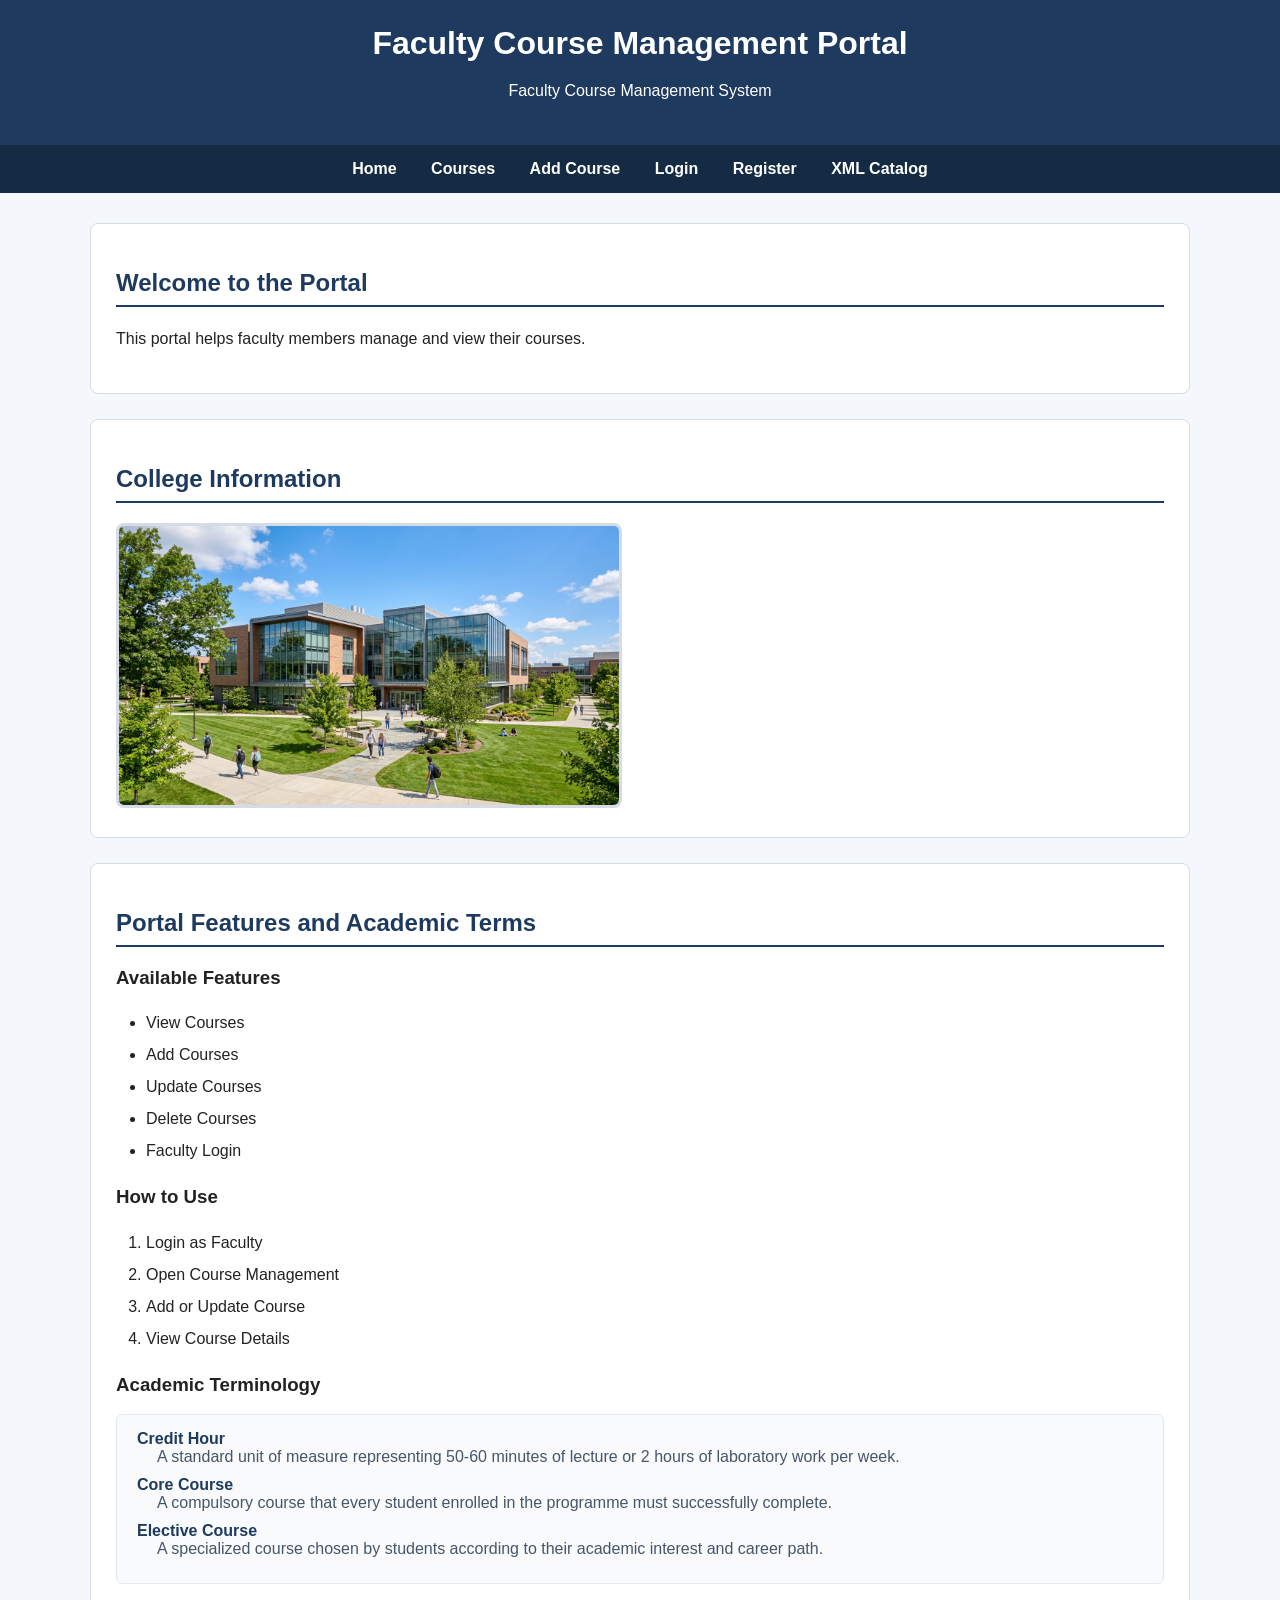
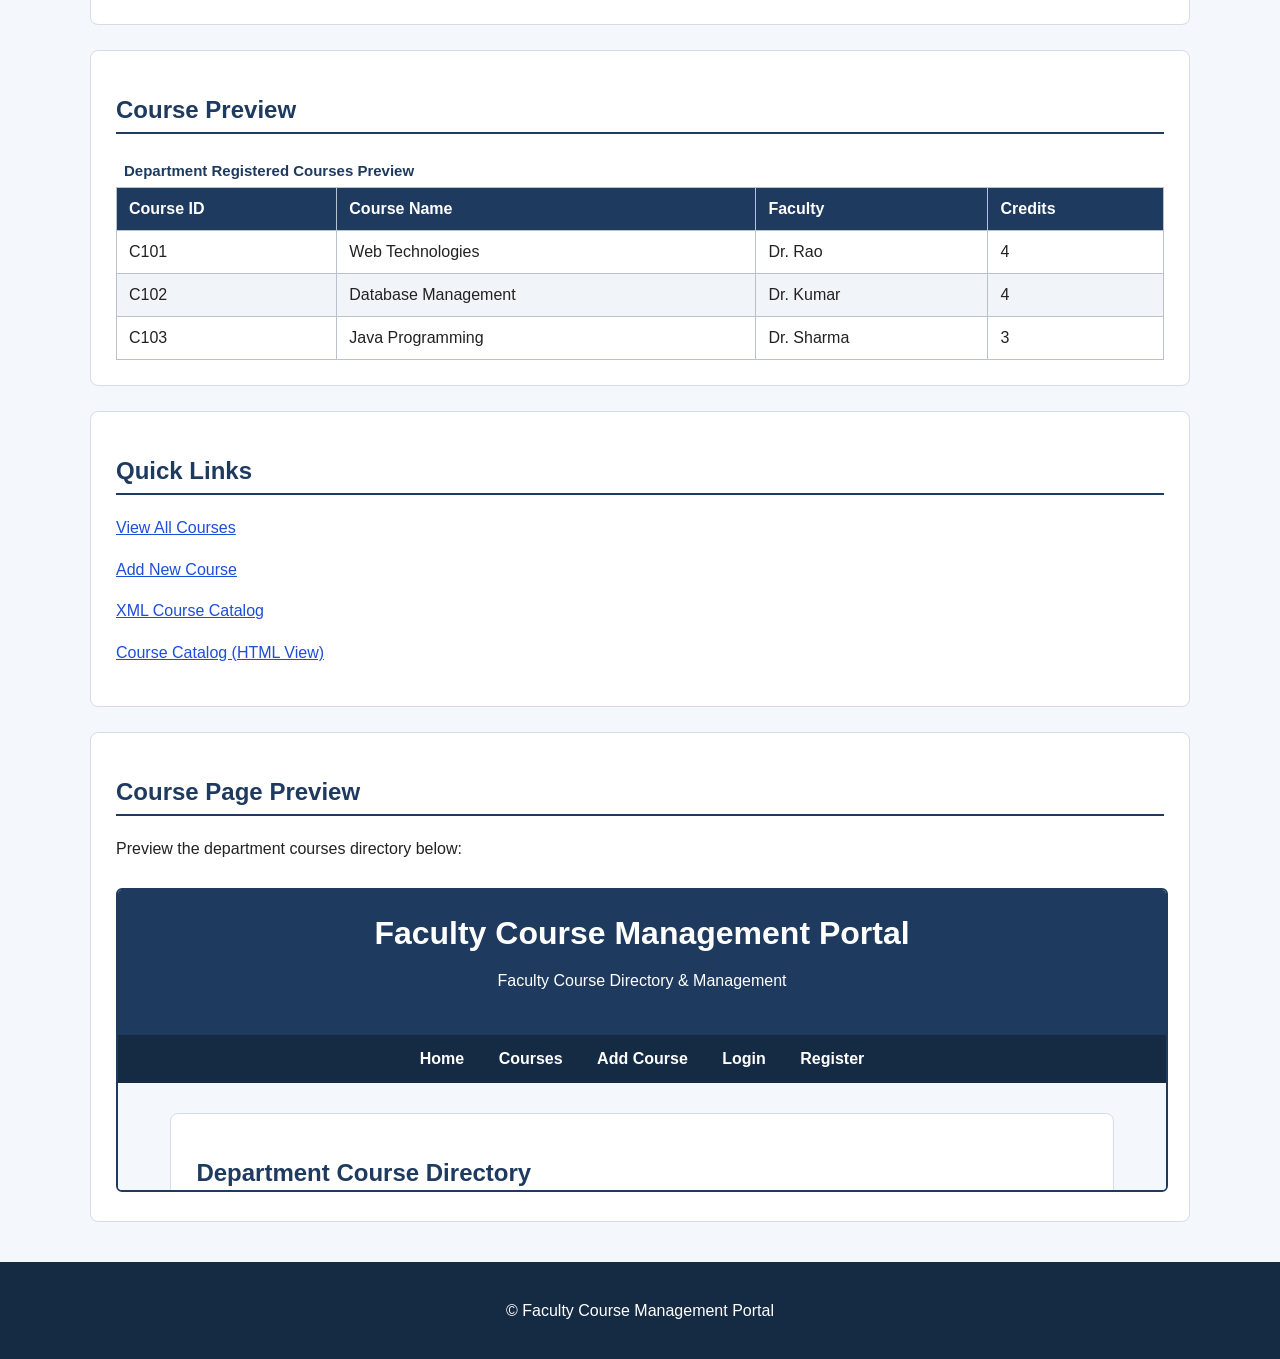
<file: WebContent/index.html>
<!DOCTYPE html>
<html lang="en">

<head>

    <meta charset="UTF-8">

    <meta name="viewport"
          content="width=device-width, initial-scale=1.0">

    <title>Faculty Course Management Portal</title>

    <!-- External CSS -->
    <link rel="stylesheet" href="css/style.css">

</head>

<body>

    <!-- HEADER -->
    <header>

        <h1>Faculty Course Management Portal</h1>

        <p>
            Faculty Course Management System
        </p>

    </header>


    <!-- NAVIGATION -->
    <nav>

        <a href="index.html">Home</a>

        <a href="courses.html">Courses</a>

        <a href="addCourse.html">Add Course</a>

        <a href="login.html">Login</a>

        <a href="register.html">Register</a>

        <a href="xml/courses_transformed.html">XML Catalog</a>

    </nav>


    <main>

        <!-- INTRODUCTION -->
        <section>

            <h2>Welcome to the Portal</h2>

            <p>
                This portal helps faculty members
                manage and view their courses.
            </p>

        </section>


        <!-- IMAGE -->
        <section>

            <h2>College Information</h2>

            <img src="images/college.jpg"
                 alt="College Campus"
                 width="500">

        </section>


        <!-- LISTS -->
        <section>

            <h2>Portal Features and Academic Terms</h2>

            <h3>Available Features</h3>

            <ul>

                <li>View Courses</li>

                <li>Add Courses</li>

                <li>Update Courses</li>

                <li>Delete Courses</li>

                <li>Faculty Login</li>

            </ul>


            <h3>How to Use</h3>

            <ol>

                <li>Login as Faculty</li>

                <li>Open Course Management</li>

                <li>Add or Update Course</li>

                <li>View Course Details</li>

            </ol>


            <h3>Academic Terminology</h3>

            <dl>

                <dt><strong>Credit Hour</strong></dt>
                <dd>A standard unit of measure representing 50-60 minutes of lecture or 2 hours of laboratory work per week.</dd>

                <dt><strong>Core Course</strong></dt>
                <dd>A compulsory course that every student enrolled in the programme must successfully complete.</dd>

                <dt><strong>Elective Course</strong></dt>
                <dd>A specialized course chosen by students according to their academic interest and career path.</dd>

            </dl>

        </section>


        <!-- COURSE PREVIEW TABLE -->
        <section>

            <h2>Course Preview</h2>

            <table>

                <caption>Department Registered Courses Preview</caption>

                <thead>

                    <tr>

                        <th>Course ID</th>

                        <th>Course Name</th>

                        <th>Faculty</th>

                        <th>Credits</th>

                    </tr>

                </thead>

                <tbody>

                    <tr>

                        <td>C101</td>

                        <td>Web Technologies</td>

                        <td>Dr. Rao</td>

                        <td>4</td>

                    </tr>

                    <tr>

                        <td>C102</td>

                        <td>Database Management</td>

                        <td>Dr. Kumar</td>

                        <td>4</td>

                    </tr>

                    <tr>

                        <td>C103</td>

                        <td>Java Programming</td>

                        <td>Dr. Sharma</td>

                        <td>3</td>

                    </tr>

                </tbody>

            </table>

        </section>


        <!-- LINKS -->
        <section>

            <h2>Quick Links</h2>

            <p>

                <a href="courses.html">
                    View All Courses
                </a>

            </p>

            <p>

                <a href="addCourse.html">
                    Add New Course
                </a>

            </p>

            <p>

                <a href="xml/courses.xml" target="_blank">
                    XML Course Catalog
                </a>

            </p>

            <p>

                <a href="xml/courses_transformed.html" target="_blank">
                    Course Catalog (HTML View)
                </a>

            </p>

        </section>


        <!-- IFRAME / FRAME CONCEPT -->
        <section>

            <h2>Course Page Preview</h2>

            <p>
                Preview the department courses directory below:
            </p>

            <iframe
                src="courses.html"
                width="100%"
                height="300"
                title="Course Preview">

            </iframe>

        </section>


    </main>


    <!-- FOOTER -->
    <footer>

        <p>
            &copy; Faculty Course Management Portal
        </p>

    </footer>


    <!-- JavaScript -->
    <script src="js/script.js"></script>

</body>

</html>
</file>
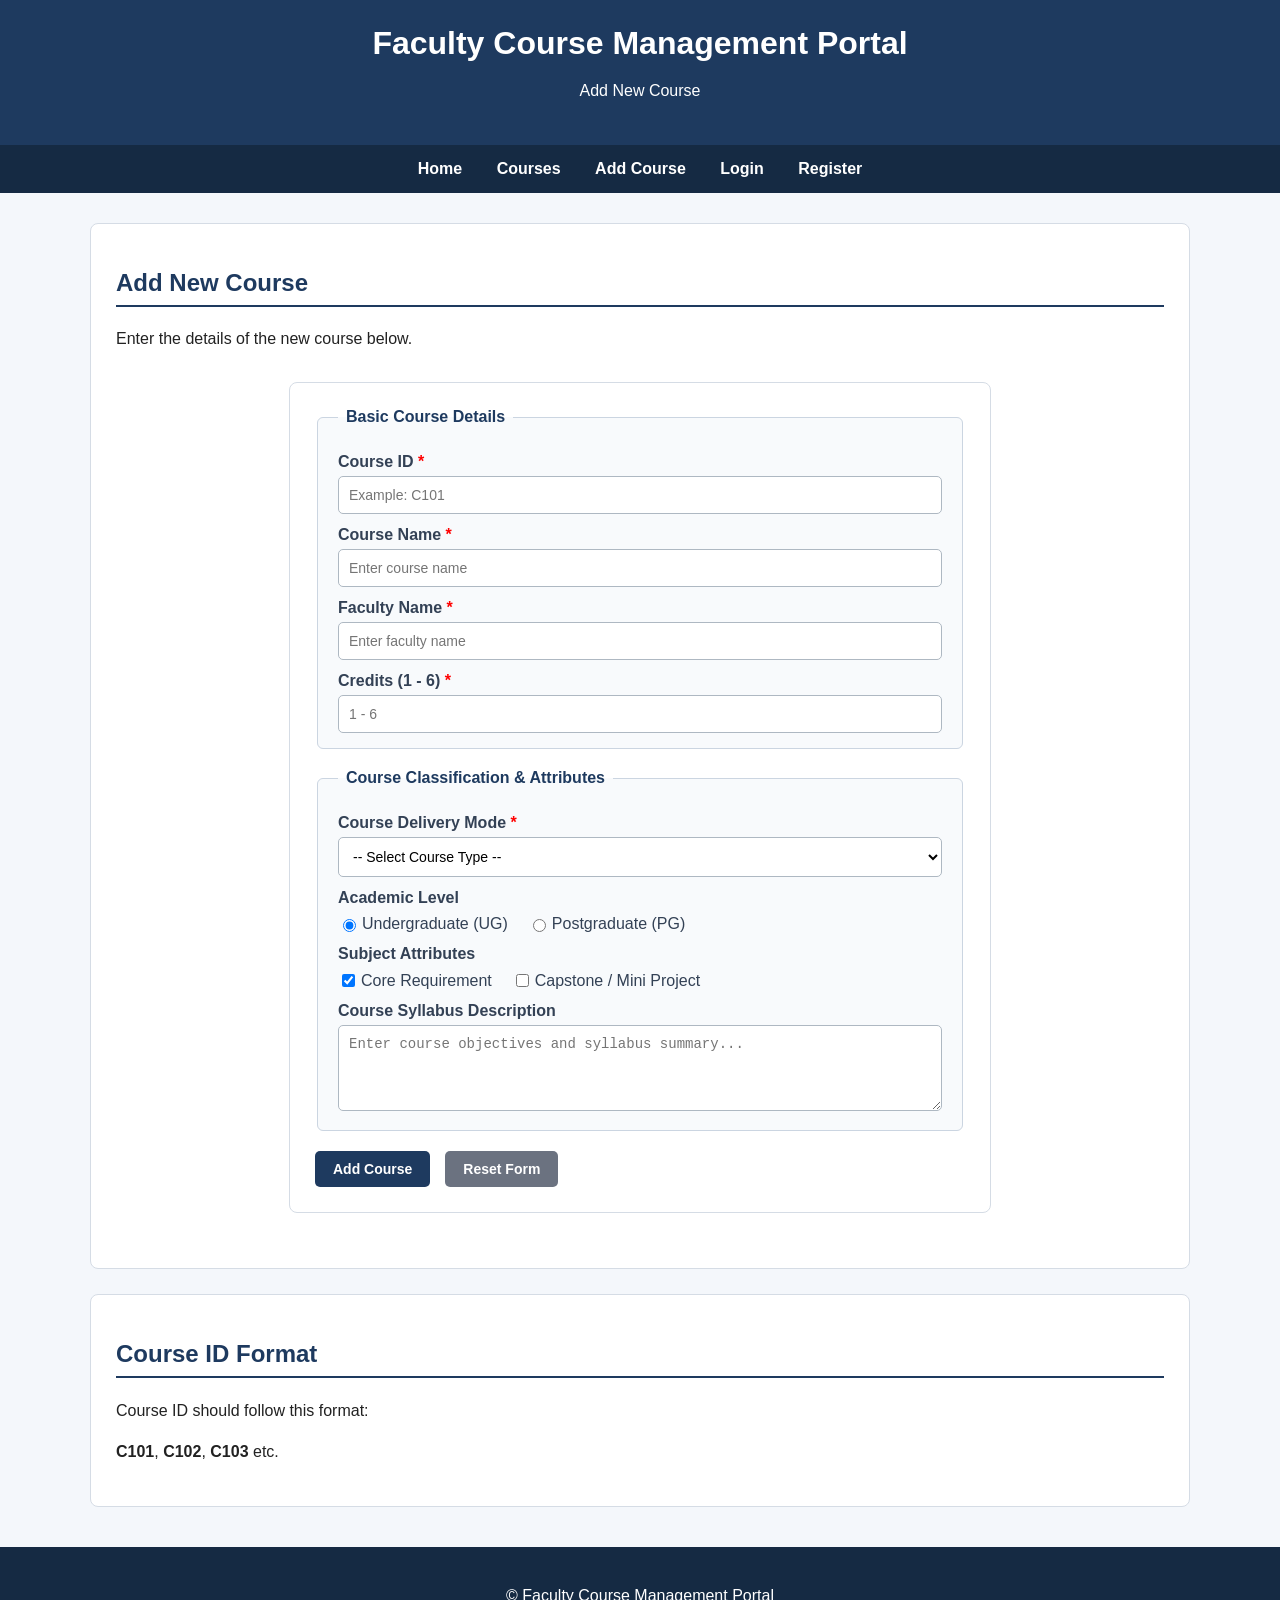
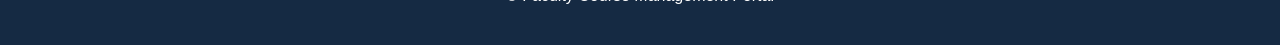
<file: WebContent/addCourse.html>
<!DOCTYPE html>
<html lang="en">

<head>

    <meta charset="UTF-8">

    <meta name="viewport"
          content="width=device-width, initial-scale=1.0">

    <title>Add Course - Faculty Portal</title>

    <link rel="stylesheet"
          href="css/style.css">

</head>

<body>


    <!-- HEADER -->

    <header>

        <h1>Faculty Course Management Portal</h1>

        <p>Add New Course</p>

    </header>


    <!-- NAVIGATION -->

    <nav>

        <a href="index.html">Home</a>

        <a href="courses.html">Courses</a>

        <a href="addCourse.html">Add Course</a>

        <a href="login.html">Login</a>

        <a href="register.html">Register</a>

    </nav>


    <main>

        <section>

            <h2>Add New Course</h2>

            <p>
                Enter the details of the new course
                below.
            </p>


            <!-- COURSE FORM -->

            <form
                id="courseForm"
                action="addCourse"
                method="post"
                onsubmit="return validateCourse()">

                <!-- FIELDSET 1: Basic Course Information -->
                <fieldset>
                    <legend>Basic Course Details</legend>

                    <!-- COURSE ID -->
                    <label for="courseId">
                        Course ID <span style="color: red;">*</span>
                    </label>
                    <input
                        type="text"
                        id="courseId"
                        name="courseId"
                        placeholder="Example: C101"
                        required>

                    <!-- COURSE NAME -->
                    <label for="courseName">
                        Course Name <span style="color: red;">*</span>
                    </label>
                    <input
                        type="text"
                        id="courseName"
                        name="courseName"
                        placeholder="Enter course name"
                        required>

                    <!-- FACULTY -->
                    <label for="faculty">
                        Faculty Name <span style="color: red;">*</span>
                    </label>
                    <input
                        type="text"
                        id="faculty"
                        name="faculty"
                        placeholder="Enter faculty name"
                        required>

                    <!-- CREDITS -->
                    <label for="credits">
                        Credits (1 - 6) <span style="color: red;">*</span>
                    </label>
                    <input
                        type="number"
                        id="credits"
                        name="credits"
                        min="1"
                        max="6"
                        placeholder="1 - 6"
                        required>
                </fieldset>

                <!-- FIELDSET 2: Classification and Settings -->
                <fieldset>
                    <legend>Course Classification & Attributes</legend>

                    <!-- COURSE TYPE (Select / Dropdown) -->
                    <label for="courseType">
                        Course Delivery Mode <span style="color: red;">*</span>
                    </label>
                    <select
                        id="courseType"
                        name="courseType"
                        required>
                        <option value="">
                            -- Select Course Type --
                        </option>
                        <option value="Theory">
                            Theory
                        </option>
                        <option value="Lab">
                            Laboratory
                        </option>
                        <option value="Theory and Lab">
                            Theory and Lab
                        </option>
                    </select>

                    <!-- RADIO BUTTONS: Academic Level -->
                    <label>Academic Level</label>
                    <div class="radio-group">
                        <label>
                            <input type="radio" name="courseLevel" value="Undergraduate" checked>
                            Undergraduate (UG)
                        </label>
                        <label>
                            <input type="radio" name="courseLevel" value="Postgraduate">
                            Postgraduate (PG)
                        </label>
                    </div>

                    <!-- CHECKBOXES: Course Attributes -->
                    <label>Subject Attributes</label>
                    <div class="checkbox-group">
                        <label>
                            <input type="checkbox" name="isCore" value="Core" checked>
                            Core Requirement
                        </label>
                        <label>
                            <input type="checkbox" name="hasLabProject" value="LabProject">
                            Capstone / Mini Project
                        </label>
                    </div>

                    <!-- DESCRIPTION (Textarea) -->
                    <label for="description">
                        Course Syllabus Description
                    </label>
                    <textarea
                        id="description"
                        name="description"
                        rows="4"
                        placeholder="Enter course objectives and syllabus summary..."
                        required></textarea>
                </fieldset>

                <!-- SUBMIT AND RESET BUTTONS -->
                <div class="form-actions">
                    <button type="submit" class="btn">
                        Add Course
                    </button>
                    <button type="reset" class="btn btn-reset">
                        Reset Form
                    </button>
                </div>

            </form>

        </section>


        <!-- FORM INFORMATION -->

        <section>

            <h2>Course ID Format</h2>

            <p>
                Course ID should follow this format:
            </p>

            <p>
                <strong>C101</strong>,
                <strong>C102</strong>,
                <strong>C103</strong>
                etc.
            </p>

        </section>

    </main>


    <!-- FOOTER -->

    <footer>

        <p>
            &copy; Faculty Course Management Portal
        </p>

    </footer>


    <!-- JAVASCRIPT -->

    <script src="js/script.js"></script>

</body>

</html>
</file>
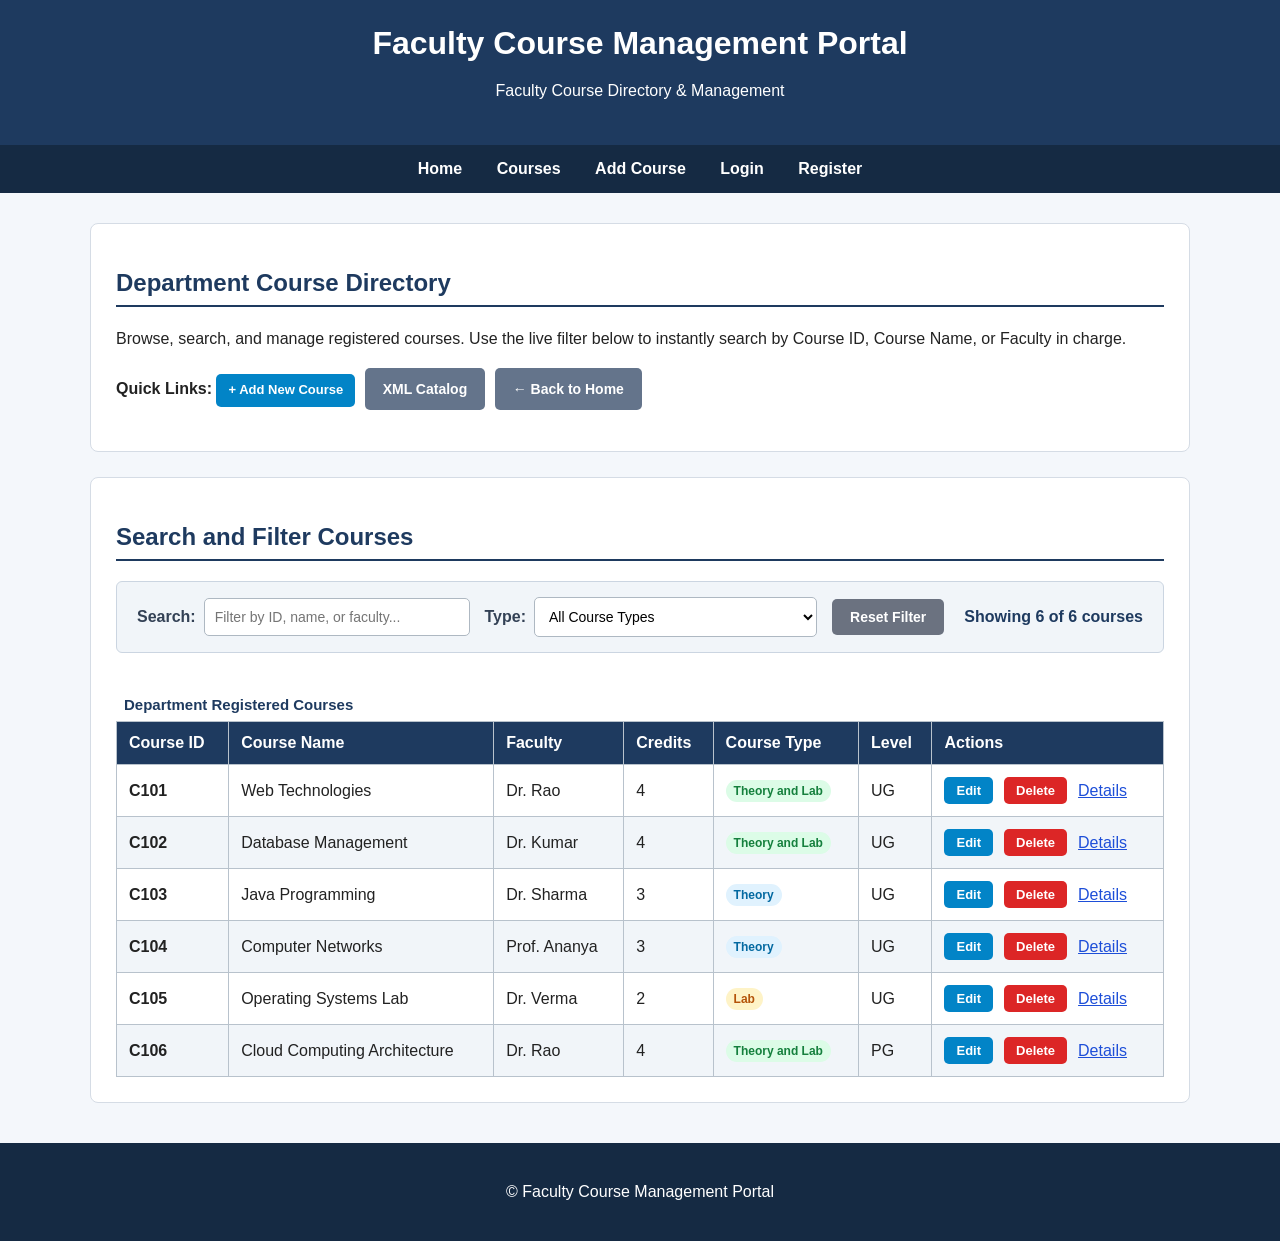
<file: WebContent/courses.html>
<!DOCTYPE html>
<html lang="en">

<head>
    <meta charset="UTF-8">
    <meta name="viewport" content="width=device-width, initial-scale=1.0">
    <title>Courses - Faculty Course Management Portal</title>
    <!-- External CSS -->
    <link rel="stylesheet" href="css/style.css">
</head>

<body>

    <!-- HEADER -->
    <header>
        <h1>Faculty Course Management Portal</h1>
        <p>Faculty Course Directory & Management</p>
    </header>

    <!-- NAVIGATION -->
    <nav>
        <a href="index.html">Home</a>
        <a href="courses.html">Courses</a>
        <a href="addCourse.html">Add Course</a>
        <a href="login.html">Login</a>
        <a href="register.html">Register</a>
    </nav>

    <main>

        <!-- INTRO & ACTIONS SECTION -->
        <section>
            <h2>Department Course Directory</h2>
            <p>
                Browse, search, and manage registered courses. Use the live filter below to instantly search by Course ID, Course Name, or Faculty in charge.
            </p>
            <p>
                <strong>Quick Links:</strong>
                <a href="addCourse.html" class="btn btn-edit">+ Add New Course</a>
                <a href="xml/courses_transformed.html" class="btn btn-secondary" target="_blank">XML Catalog</a>
                <a href="index.html" class="btn btn-secondary">&larr; Back to Home</a>
            </p>
        </section>

        <!-- SEARCH AND FILTER CONTROLS -->
        <section>
            <h2>Search and Filter Courses</h2>
            <div class="filter-bar">
                <div class="filter-group">
                    <label for="courseSearchInput">Search:</label>
                    <input
                        type="search"
                        id="courseSearchInput"
                        placeholder="Filter by ID, name, or faculty..."
                        oninput="filterCoursesTable()">
                </div>

                <div class="filter-group">
                    <label for="typeFilter">Type:</label>
                    <select id="typeFilter" onchange="filterCoursesTable()">
                        <option value="All">All Course Types</option>
                        <option value="Theory">Theory</option>
                        <option value="Lab">Laboratory</option>
                        <option value="Theory and Lab">Theory and Lab</option>
                    </select>
                </div>

                <button type="button" class="btn btn-reset" onclick="resetFilters()">Reset Filter</button>

                <div class="course-count-badge" id="courseCount">
                    Showing 6 of 6 courses
                </div>
            </div>

            <!-- COURSES HTML TABLE -->
            <div style="overflow-x: auto;">
                <table id="coursesTable">
                    <caption>Department Registered Courses</caption>
                    <thead>
                        <tr>
                            <th>Course ID</th>
                            <th>Course Name</th>
                            <th>Faculty</th>
                            <th>Credits</th>
                            <th>Course Type</th>
                            <th>Level</th>
                            <th>Actions</th>
                        </tr>
                    </thead>
                    <tbody>
                        <tr id="row-C101">
                            <td><strong>C101</strong></td>
                            <td>Web Technologies</td>
                            <td>Dr. Rao</td>
                            <td>4</td>
                            <td><span class="badge badge-both">Theory and Lab</span></td>
                            <td>UG</td>
                            <td>
                                <div class="action-buttons">
                                    <button type="button" class="btn btn-edit" onclick="editCourse('C101')">Edit</button>
                                    <button type="button" class="btn btn-delete" onclick="deleteCourseRow('C101', this)">Delete</button>
                                    <a href="addCourse.html?id=C101" title="View details">Details</a>
                                </div>
                            </td>
                        </tr>
                        <tr id="row-C102">
                            <td><strong>C102</strong></td>
                            <td>Database Management</td>
                            <td>Dr. Kumar</td>
                            <td>4</td>
                            <td><span class="badge badge-both">Theory and Lab</span></td>
                            <td>UG</td>
                            <td>
                                <div class="action-buttons">
                                    <button type="button" class="btn btn-edit" onclick="editCourse('C102')">Edit</button>
                                    <button type="button" class="btn btn-delete" onclick="deleteCourseRow('C102', this)">Delete</button>
                                    <a href="addCourse.html?id=C102" title="View details">Details</a>
                                </div>
                            </td>
                        </tr>
                        <tr id="row-C103">
                            <td><strong>C103</strong></td>
                            <td>Java Programming</td>
                            <td>Dr. Sharma</td>
                            <td>3</td>
                            <td><span class="badge badge-theory">Theory</span></td>
                            <td>UG</td>
                            <td>
                                <div class="action-buttons">
                                    <button type="button" class="btn btn-edit" onclick="editCourse('C103')">Edit</button>
                                    <button type="button" class="btn btn-delete" onclick="deleteCourseRow('C103', this)">Delete</button>
                                    <a href="addCourse.html?id=C103" title="View details">Details</a>
                                </div>
                            </td>
                        </tr>
                        <tr id="row-C104">
                            <td><strong>C104</strong></td>
                            <td>Computer Networks</td>
                            <td>Prof. Ananya</td>
                            <td>3</td>
                            <td><span class="badge badge-theory">Theory</span></td>
                            <td>UG</td>
                            <td>
                                <div class="action-buttons">
                                    <button type="button" class="btn btn-edit" onclick="editCourse('C104')">Edit</button>
                                    <button type="button" class="btn btn-delete" onclick="deleteCourseRow('C104', this)">Delete</button>
                                    <a href="addCourse.html?id=C104" title="View details">Details</a>
                                </div>
                            </td>
                        </tr>
                        <tr id="row-C105">
                            <td><strong>C105</strong></td>
                            <td>Operating Systems Lab</td>
                            <td>Dr. Verma</td>
                            <td>2</td>
                            <td><span class="badge badge-lab">Lab</span></td>
                            <td>UG</td>
                            <td>
                                <div class="action-buttons">
                                    <button type="button" class="btn btn-edit" onclick="editCourse('C105')">Edit</button>
                                    <button type="button" class="btn btn-delete" onclick="deleteCourseRow('C105', this)">Delete</button>
                                    <a href="addCourse.html?id=C105" title="View details">Details</a>
                                </div>
                            </td>
                        </tr>
                        <tr id="row-C106">
                            <td><strong>C106</strong></td>
                            <td>Cloud Computing Architecture</td>
                            <td>Dr. Rao</td>
                            <td>4</td>
                            <td><span class="badge badge-both">Theory and Lab</span></td>
                            <td>PG</td>
                            <td>
                                <div class="action-buttons">
                                    <button type="button" class="btn btn-edit" onclick="editCourse('C106')">Edit</button>
                                    <button type="button" class="btn btn-delete" onclick="deleteCourseRow('C106', this)">Delete</button>
                                    <a href="addCourse.html?id=C106" title="View details">Details</a>
                                </div>
                            </td>
                        </tr>
                    </tbody>
                </table>
            </div>

            <!-- NO RESULTS NOTIFICATION -->
            <p id="noResultsMsg" style="display: none; text-align: center; color: #dc2626; font-weight: bold; padding: 20px; background-color: #fef2f2; border: 1px solid #fecaca; border-radius: 6px; margin-top: 15px;">
                No courses match the specified search or filter criteria.
            </p>
        </section>

    </main>

    <!-- FOOTER -->
    <footer>
        <p>&copy; Faculty Course Management Portal</p>
    </footer>

    <!-- JavaScript -->
    <script src="js/script.js"></script>

</body>

</html>
</file>
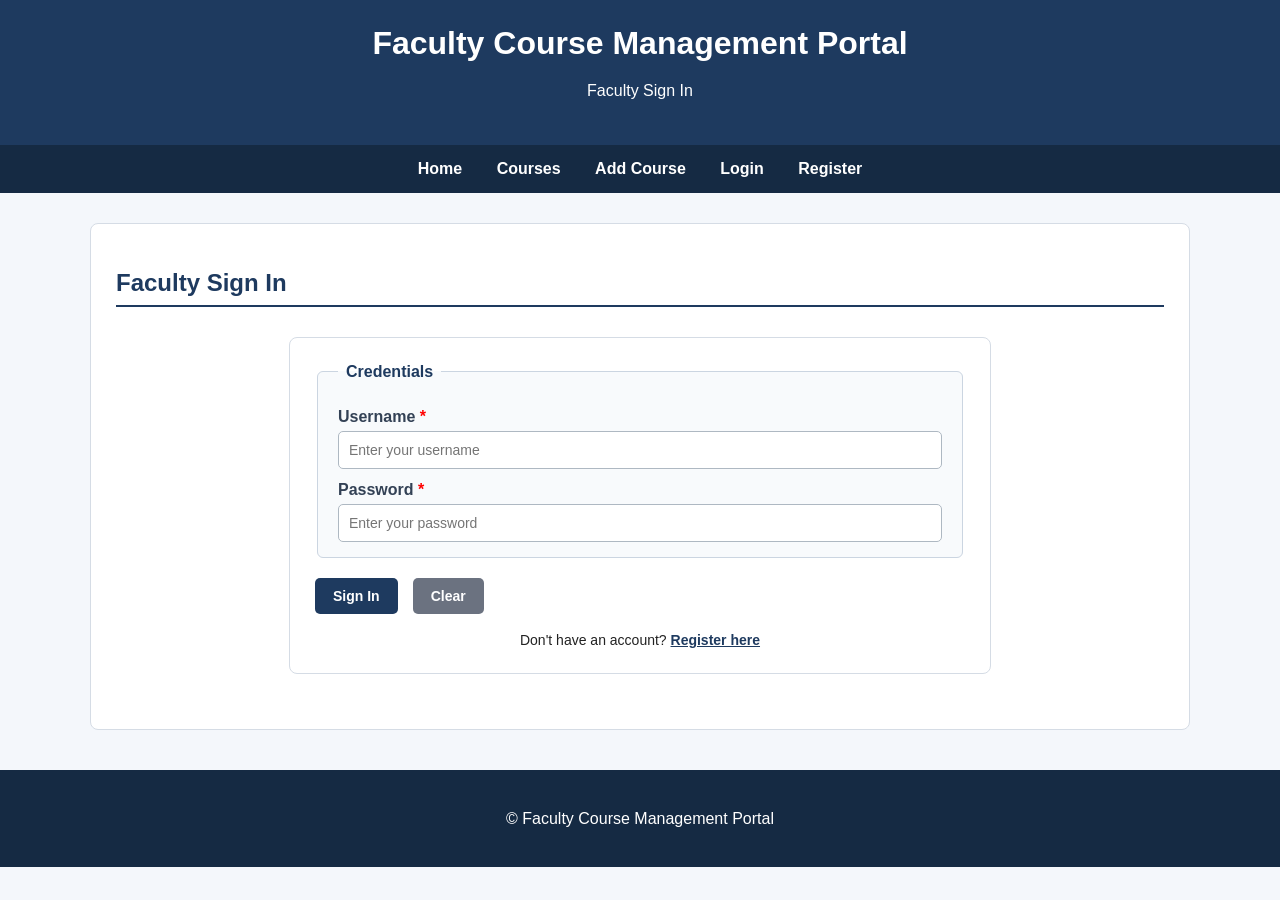
<file: WebContent/login.html>
<!DOCTYPE html>
<html lang="en">

<head>
    <meta charset="UTF-8">
    <meta name="viewport" content="width=device-width, initial-scale=1.0">
    <title>Faculty Login - Faculty Portal</title>
    <link rel="stylesheet" href="css/style.css">
</head>

<body>

    <!-- HEADER -->
    <header>
        <h1>Faculty Course Management Portal</h1>
        <p>Faculty Sign In</p>
    </header>

    <!-- NAVIGATION -->
    <nav>
        <a href="index.html">Home</a>
        <a href="courses.html">Courses</a>
        <a href="addCourse.html">Add Course</a>
        <a href="login.html">Login</a>
        <a href="register.html">Register</a>
    </nav>

    <main>

        <section>
            <h2>Faculty Sign In</h2>

            <!-- NOTIFICATION / ALERT MESSAGE BOX -->
            <div id="alertBox" class="alert" style="display: none;"></div>

            <!-- LOGIN FORM -->
            <form id="loginForm" action="login" method="post" onsubmit="return validateLogin()">
                <fieldset>
                    <legend>Credentials</legend>

                    <!-- USERNAME -->
                    <label for="username">Username <span style="color: red;">*</span></label>
                    <input
                        type="text"
                        id="username"
                        name="username"
                        placeholder="Enter your username"
                        autocomplete="username"
                        required>

                    <!-- PASSWORD -->
                    <label for="password">Password <span style="color: red;">*</span></label>
                    <input
                        type="password"
                        id="password"
                        name="password"
                        placeholder="Enter your password"
                        autocomplete="current-password"
                        required>
                </fieldset>

                <!-- SUBMIT AND RESET BUTTONS -->
                <div class="form-actions">
                    <button type="submit" class="btn">Sign In</button>
                    <button type="reset" class="btn btn-reset">Clear</button>
                </div>

                <div class="form-footer-link">
                    Don't have an account? <a href="register.html">Register here</a>
                </div>
            </form>
        </section>

    </main>

    <!-- FOOTER -->
    <footer>
        <p>&copy; Faculty Course Management Portal</p>
    </footer>

    <!-- JavaScript -->
    <script>
        function validateLogin() {
            var user = document.getElementById("username").value.trim();
            var pass = document.getElementById("password").value.trim();
            if (user === "") {
                showAlert("Please enter your username.", "danger");
                return false;
            }
            if (pass === "") {
                showAlert("Please enter your password.", "danger");
                return false;
            }
            return true;
        }

        function showAlert(message, type) {
            var box = document.getElementById("alertBox");
            box.textContent = message;
            box.className = "alert alert-" + type;
            box.style.display = "block";
        }

        // Parse URL parameters for status messages
        (function handleUrlParams() {
            var params = new URLSearchParams(window.location.search);

            if (params.get("error") === "invalid_credentials") {
                showAlert("Invalid username or password.", "danger");
            } else if (params.get("error") === "empty_fields") {
                showAlert("Please provide both username and password.", "danger");
            } else if (params.get("error") === "please_login") {
                showAlert("Please sign in to access that page.", "danger");
            } else if (params.get("error") === "session_expired") {
                showAlert("Your session has expired. Please sign in again.", "danger");
            } else if (params.get("registered") === "success") {
                showAlert("Registration successful! You can now sign in with your credentials.", "success");
            } else if (params.get("logout") === "success") {
                showAlert("You have been signed out successfully.", "success");
            }

            var rememberedUser = params.get("user");
            if (rememberedUser) {
                var userField = document.getElementById("username");
                if (userField) {
                    userField.value = rememberedUser;
                }
            }
        })();
    </script>

</body>

</html>
</file>
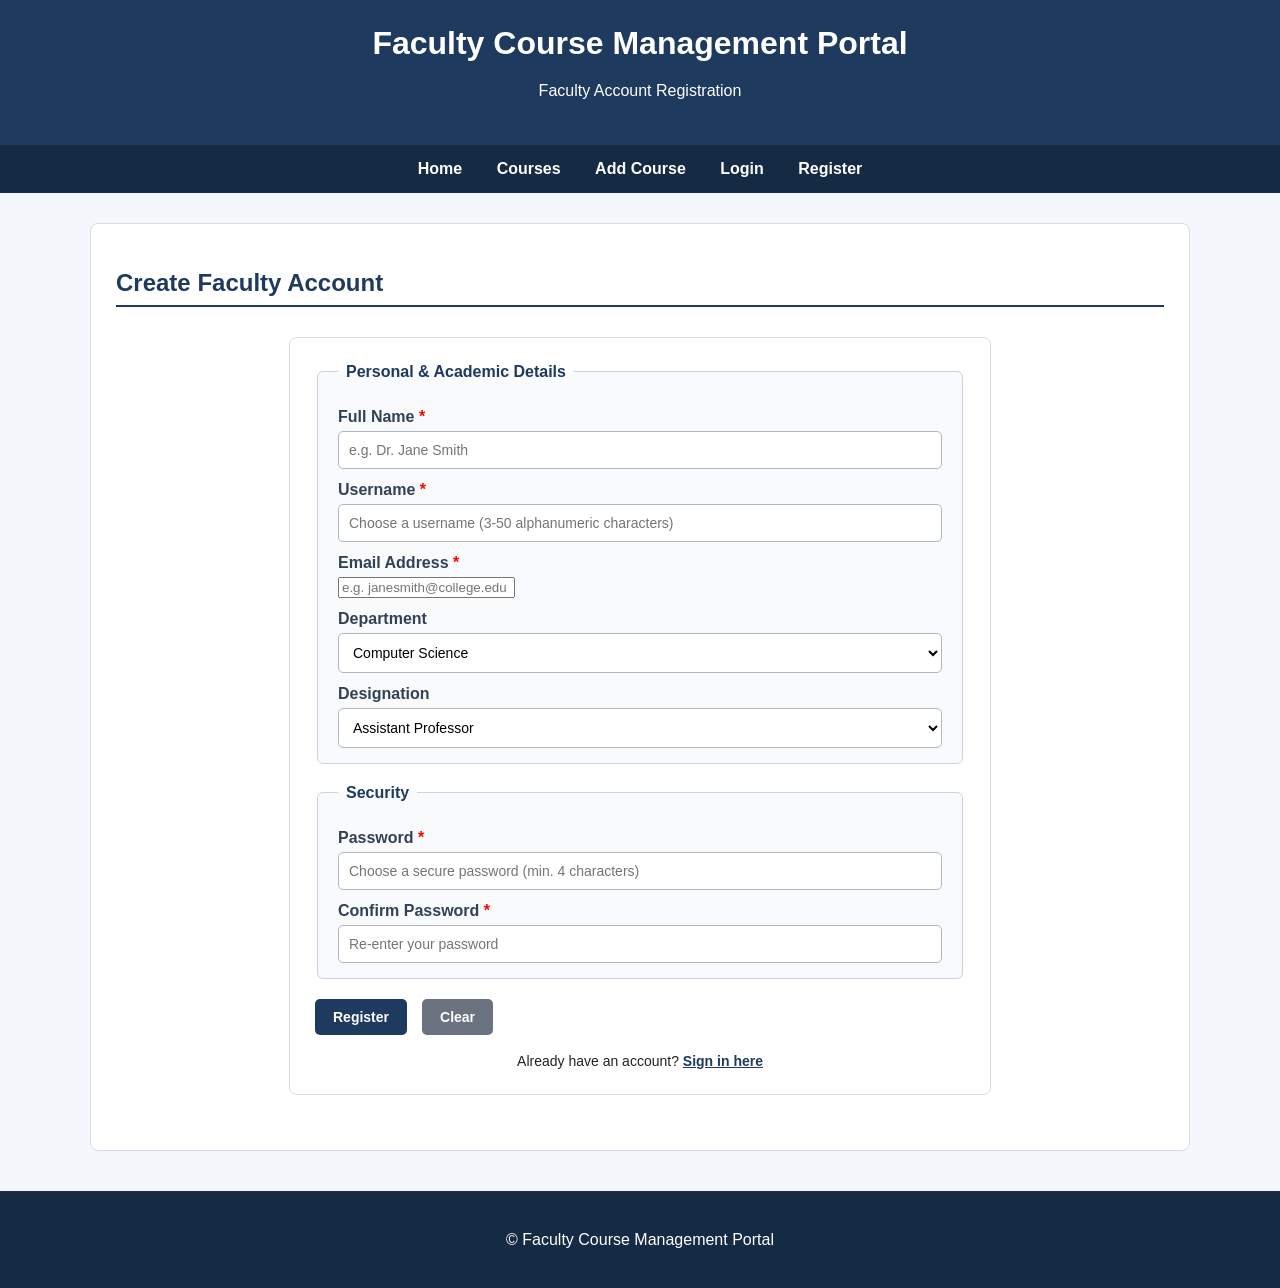
<file: WebContent/register.html>
<!DOCTYPE html>
<html lang="en">

<head>
    <meta charset="UTF-8">
    <meta name="viewport" content="width=device-width, initial-scale=1.0">
    <title>Faculty Registration - Faculty Portal</title>
    <link rel="stylesheet" href="css/style.css">
</head>

<body>

    <!-- HEADER -->
    <header>
        <h1>Faculty Course Management Portal</h1>
        <p>Faculty Account Registration</p>
    </header>

    <!-- NAVIGATION -->
    <nav>
        <a href="index.html">Home</a>
        <a href="courses.html">Courses</a>
        <a href="addCourse.html">Add Course</a>
        <a href="login.html">Login</a>
        <a href="register.html">Register</a>
    </nav>

    <main>

        <section>
            <h2>Create Faculty Account</h2>

            <!-- NOTIFICATION / ALERT MESSAGE BOX -->
            <div id="alertBox" class="alert" style="display: none;"></div>

            <!-- REGISTRATION FORM -->
            <form id="registerForm" action="register" method="post" onsubmit="return validateRegistration()">
                <fieldset>
                    <legend>Personal & Academic Details</legend>

                    <!-- FULL NAME -->
                    <label for="fullName">Full Name <span style="color: red;">*</span></label>
                    <input
                        type="text"
                        id="fullName"
                        name="fullName"
                        placeholder="e.g. Dr. Jane Smith"
                        required>

                    <!-- USERNAME -->
                    <label for="username">Username <span style="color: red;">*</span></label>
                    <input
                        type="text"
                        id="username"
                        name="username"
                        placeholder="Choose a username (3-50 alphanumeric characters)"
                        autocomplete="username"
                        required>

                    <!-- EMAIL -->
                    <label for="email">Email Address <span style="color: red;">*</span></label>
                    <input
                        type="email"
                        id="email"
                        name="email"
                        placeholder="e.g. janesmith@college.edu"
                        required>

                    <!-- DEPARTMENT -->
                    <label for="department">Department</label>
                    <select id="department" name="department">
                        <option value="Computer Science" selected>Computer Science</option>
                        <option value="Information Technology">Information Technology</option>
                        <option value="Electronics & Communication">Electronics & Communication</option>
                        <option value="Electrical Engineering">Electrical Engineering</option>
                        <option value="Mechanical Engineering">Mechanical Engineering</option>
                    </select>

                    <!-- DESIGNATION -->
                    <label for="designation">Designation</label>
                    <select id="designation" name="designation">
                        <option value="Assistant Professor" selected>Assistant Professor</option>
                        <option value="Associate Professor">Associate Professor</option>
                        <option value="Professor">Professor</option>
                        <option value="Lecturer">Lecturer</option>
                        <option value="Head of Department">Head of Department</option>
                    </select>
                </fieldset>

                <fieldset>
                    <legend>Security</legend>

                    <!-- PASSWORD -->
                    <label for="password">Password <span style="color: red;">*</span></label>
                    <input
                        type="password"
                        id="password"
                        name="password"
                        placeholder="Choose a secure password (min. 4 characters)"
                        autocomplete="new-password"
                        required>

                    <!-- CONFIRM PASSWORD -->
                    <label for="confirmPassword">Confirm Password <span style="color: red;">*</span></label>
                    <input
                        type="password"
                        id="confirmPassword"
                        name="confirmPassword"
                        placeholder="Re-enter your password"
                        autocomplete="new-password"
                        required>
                </fieldset>

                <!-- SUBMIT AND RESET BUTTONS -->
                <div class="form-actions">
                    <button type="submit" class="btn">Register</button>
                    <button type="reset" class="btn btn-reset">Clear</button>
                </div>

                <div class="form-footer-link">
                    Already have an account? <a href="login.html">Sign in here</a>
                </div>
            </form>
        </section>

    </main>

    <!-- FOOTER -->
    <footer>
        <p>&copy; Faculty Course Management Portal</p>
    </footer>

    <!-- JavaScript -->
    <script>
        function validateRegistration() {
            var name = document.getElementById("fullName").value.trim();
            var user = document.getElementById("username").value.trim();
            var email = document.getElementById("email").value.trim();
            var pass = document.getElementById("password").value;
            var confirmPass = document.getElementById("confirmPassword").value;

            if (name === "" || user === "" || email === "" || pass === "" || confirmPass === "") {
                showAlert("Please fill in all required fields.", "danger");
                return false;
            }

            if (!/^[a-zA-Z0-9_]{3,50}$/.test(user)) {
                showAlert("Username must be between 3 and 50 characters (letters, numbers, underscores).", "danger");
                document.getElementById("username").focus();
                return false;
            }

            if (pass.length < 4) {
                showAlert("Password must be at least 4 characters long.", "danger");
                document.getElementById("password").focus();
                return false;
            }

            if (pass !== confirmPass) {
                showAlert("Passwords do not match. Please re-enter your password.", "danger");
                document.getElementById("confirmPassword").focus();
                return false;
            }

            return true;
        }

        function showAlert(message, type) {
            var box = document.getElementById("alertBox");
            box.textContent = message;
            box.className = "alert alert-" + type;
            box.style.display = "block";
        }

        // Parse URL error parameters
        (function handleUrlParams() {
            var params = new URLSearchParams(window.location.search);
            var err = params.get("error");

            if (err === "empty_fields") {
                showAlert("Please fill in all required fields.", "danger");
            } else if (err === "password_mismatch") {
                showAlert("Passwords do not match. Please try again.", "danger");
            } else if (err === "password_too_short") {
                showAlert("Password must be at least 4 characters long.", "danger");
            } else if (err === "invalid_username") {
                showAlert("Invalid username. Use 3-50 letters, numbers, or underscores.", "danger");
            } else if (err === "username_taken") {
                showAlert("That username is already taken. Please choose another.", "danger");
            } else if (err === "email_taken") {
                showAlert("An account with that email already exists. Please log in or use another email.", "danger");
            } else if (err === "registration_failed") {
                showAlert("Registration failed due to a database error. Please try again.", "danger");
            }
        })();
    </script>

</body>

</html>
</file>
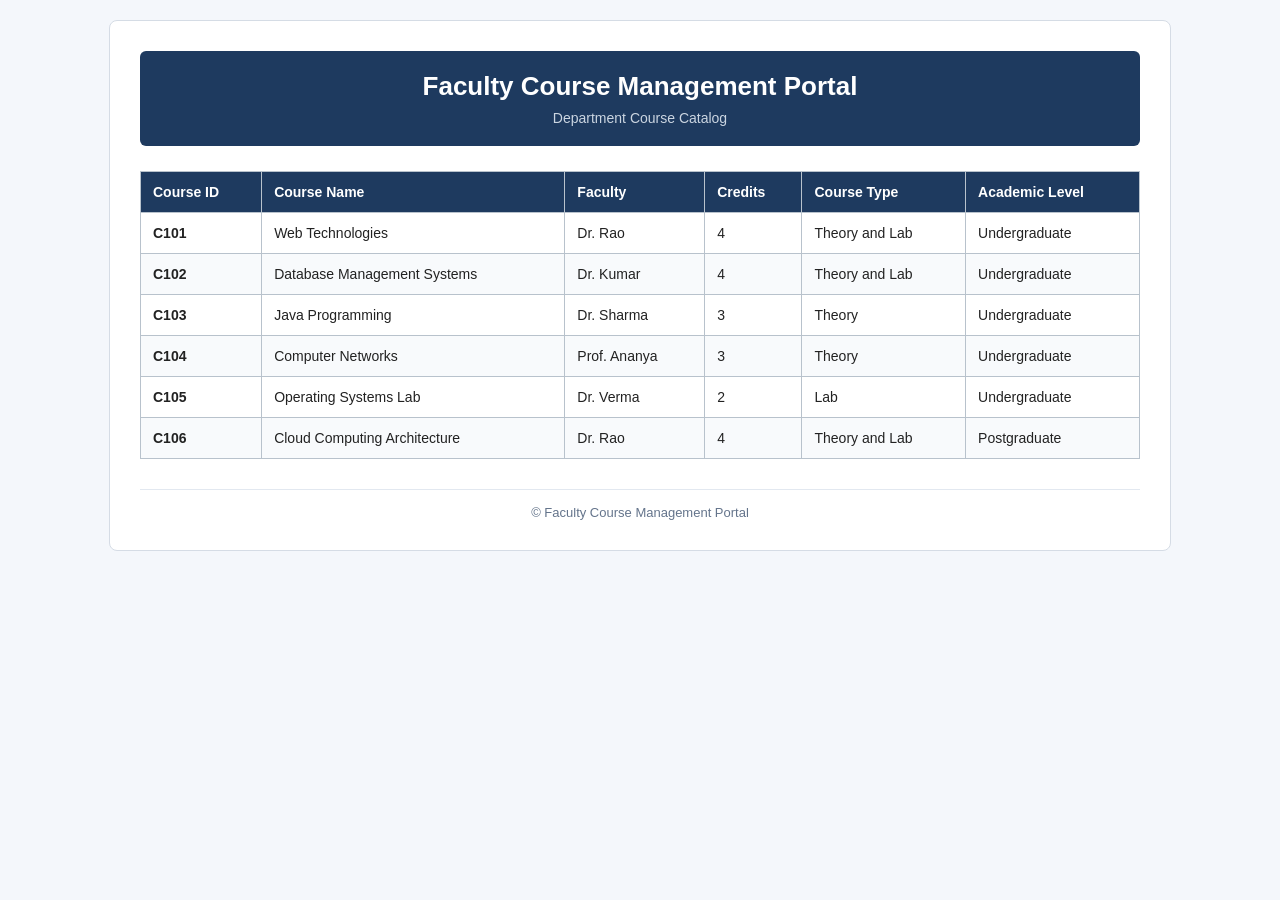
<file: WebContent/xml/courses_transformed.html>
<html lang="en">
    <head>
        <META http-equiv="Content-Type" content="text/html; charset=UTF-8">
        <meta charset="UTF-8">
        <title>Course Catalog - Faculty Course Management Portal</title>
        <style>
                body {
                    font-family: Arial, sans-serif;
                    background-color: #f4f7fb;
                    margin: 0;
                    padding: 20px;
                    color: #222;
                }
                .container {
                    max-width: 1000px;
                    margin: 0 auto;
                    background: white;
                    padding: 30px;
                    border: 1px solid #d5dce5;
                    border-radius: 8px;
                }
                header {
                    background-color: #1e3a5f;
                    color: white;
                    padding: 20px;
                    border-radius: 6px;
                    text-align: center;
                    margin-bottom: 25px;
                }
                header h1 {
                    margin: 0;
                    font-size: 26px;
                }
                header p {
                    margin: 8px 0 0 0;
                    font-size: 14px;
                    color: #cbd5e1;
                }

                table {
                    width: 100%;
                    border-collapse: collapse;
                    margin-top: 15px;
                }
                th, td {
                    border: 1px solid #b8c2cc;
                    padding: 12px;
                    text-align: left;
                    font-size: 14px;
                }
                th {
                    background-color: #1e3a5f;
                    color: white;
                }
                tr:nth-child(even) {
                    background-color: #f8fafc;
                }
                tr:hover {
                    background-color: #f1f5f9;
                }
                .badge {
                    display: inline-block;
                    padding: 4px 8px;
                    border-radius: 10px;
                    font-size: 12px;
                    font-weight: bold;
                }
                .badge-theory {
                    background-color: #e0f2fe;
                    color: #0369a1;
                }
                .badge-lab {
                    background-color: #fef3c7;
                    color: #b45309;
                }
                .badge-both {
                    background-color: #dcfce7;
                    color: #15803d;
                }
                .footer {
                    margin-top: 30px;
                    text-align: center;
                    font-size: 13px;
                    color: #64748b;
                    border-top: 1px solid #e2e8f0;
                    padding-top: 15px;
                }
            </style>
    </head>
    <body>
        <div class="container">
            <header>
                <h1>Faculty Course Management Portal</h1>
                <p>Department Course Catalog</p>
            </header>
            <table>
                <thead>
                    <tr>
                        <th>Course ID</th><th>Course Name</th><th>Faculty</th><th>Credits</th><th>Course Type</th><th>Academic Level</th>
                    </tr>
                </thead>
                <tbody>
                    <tr>
                        <td><strong>C101</strong></td><td>Web Technologies</td><td>Dr. Rao</td><td>4</td><td>Theory and Lab</td><td>Undergraduate</td>
                    </tr>
                    <tr>
                        <td><strong>C102</strong></td><td>Database Management Systems</td><td>Dr. Kumar</td><td>4</td><td>Theory and Lab</td><td>Undergraduate</td>
                    </tr>
                    <tr>
                        <td><strong>C103</strong></td><td>Java Programming</td><td>Dr. Sharma</td><td>3</td><td>Theory</td><td>Undergraduate</td>
                    </tr>
                    <tr>
                        <td><strong>C104</strong></td><td>Computer Networks</td><td>Prof. Ananya</td><td>3</td><td>Theory</td><td>Undergraduate</td>
                    </tr>
                    <tr>
                        <td><strong>C105</strong></td><td>Operating Systems Lab</td><td>Dr. Verma</td><td>2</td><td>Lab</td><td>Undergraduate</td>
                    </tr>
                    <tr>
                        <td><strong>C106</strong></td><td>Cloud Computing Architecture</td><td>Dr. Rao</td><td>4</td><td>Theory and Lab</td><td>Postgraduate</td>
                    </tr>
                </tbody>
            </table>
            <div class="footer">
                &#169; Faculty Course Management Portal
            </div>
        </div>
    </body>
</html>
</file>
<file: WebContent/css/style.css>
/* =========================================
   FACULTY COURSE MANAGEMENT PORTAL
   CSS STYLESHEET
   ========================================= */


/* =========================================
   BASIC PAGE STYLING
   ========================================= */

body {
    margin: 0;
    padding: 0;

    font-family: Arial, sans-serif;

    background-color: #f4f7fb;

    color: #222;
}


/* =========================================
   HEADER
   ========================================= */

header {
    background-color: #1e3a5f;

    color: white;

    padding: 25px;

    text-align: center;
}

header h1 {
    margin: 0;

    font-size: 32px;
}

header p {
    font-size: 16px;
}


/* =========================================
   NAVIGATION
   ========================================= */

nav {
    background-color: #152a43;

    padding: 15px;

    text-align: center;
}

nav a {
    color: white;

    text-decoration: none;

    margin: 0 15px;

    font-weight: bold;
}

nav a:hover {
    text-decoration: underline;
}


/* =========================================
   MAIN CONTENT
   ========================================= */

main {
    width: 90%;

    max-width: 1100px;

    margin: 30px auto;
}


/* =========================================
   SECTIONS
   ========================================= */

section {
    background-color: white;

    margin-bottom: 25px;

    padding: 25px;

    border: 1px solid #d5dce5;

    border-radius: 8px;
}

section h2 {
    color: #1e3a5f;

    border-bottom: 2px solid #1e3a5f;

    padding-bottom: 8px;
}


/* =========================================
   TEXT PROPERTIES
   ========================================= */

p {
    font-size: 16px;

    line-height: 1.6;
}

h1,
h2,
h3 {
    font-family: Arial, sans-serif;
}


/* =========================================
   IMAGE
   ========================================= */

img {
    max-width: 100%;

    height: auto;

    border: 3px solid #d5dce5;

    border-radius: 8px;
}


/* =========================================
   LISTS
   ========================================= */

ul,
ol {
    line-height: 2;

    padding-left: 30px;
}


/* =========================================
   TABLE
   ========================================= */

table {
    width: 100%;

    border-collapse: collapse;

    margin-top: 15px;

    background-color: white;
}

th,
td {
    border: 1px solid #b8c2cc;

    padding: 12px;

    text-align: left;
}

th {
    background-color: #1e3a5f;

    color: white;
}

tr:nth-child(even) {
    background-color: #f1f5f9;
}

tr:hover {
    background-color: #e2e8f0;
}


/* =========================================
   LINKS
   ========================================= */

a {
    color: #1d4ed8;
}

a:hover {
    color: #0f2f75;
}


/* =========================================
   IFRAME
   ========================================= */

iframe {
    border: 2px solid #1e3a5f;

    border-radius: 6px;

    margin-top: 10px;
}


/* =========================================
   BUTTONS
   ========================================= */

button,
.btn {
    display: inline-block;
    background-color: #1e3a5f;
    color: white;
    border: none;
    padding: 10px 18px;
    border-radius: 5px;
    cursor: pointer;
    font-size: 14px;
    font-weight: bold;
    text-decoration: none;
    transition: background-color 0.2s ease;
    margin-right: 5px;
}

button:hover,
.btn:hover {
    background-color: #152a43;
    color: white;
}

.btn-secondary {
    background-color: #64748b;
}

.btn-secondary:hover {
    background-color: #475569;
}

.btn-edit {
    background-color: #0284c7;
    padding: 6px 12px;
    font-size: 13px;
}

.btn-edit:hover {
    background-color: #0369a1;
}

.btn-delete {
    background-color: #dc2626;
    padding: 6px 12px;
    font-size: 13px;
}

.btn-delete:hover {
    background-color: #b91c1c;
}

.btn-reset {
    background-color: #6b7280;
}

.btn-reset:hover {
    background-color: #4b5563;
}


/* =========================================
   FORMS & INPUT TYPES
   ========================================= */

form {
    background-color: white;
    padding: 25px;
    border: 1px solid #d5dce5;
    border-radius: 8px;
    max-width: 650px;
    margin: 30px auto;
}

fieldset {
    border: 1px solid #cbd5e1;
    border-radius: 6px;
    padding: 15px 20px;
    margin-bottom: 20px;
    background-color: #f8fafc;
}

legend {
    font-weight: bold;
    color: #1e3a5f;
    padding: 0 8px;
}

label {
    display: block;
    margin-top: 12px;
    margin-bottom: 5px;
    font-weight: bold;
    color: #334155;
}

input[type="text"],
input[type="number"],
input[type="password"],
input[type="search"],
select,
textarea {
    width: 100%;
    box-sizing: border-box;
    padding: 10px;
    border: 1px solid #aeb8c2;
    border-radius: 5px;
    font-size: 14px;
    background-color: #ffffff;
}

input[type="radio"],
input[type="checkbox"] {
    width: auto;
    margin-right: 6px;
    vertical-align: middle;
    cursor: pointer;
}

.radio-group,
.checkbox-group {
    display: flex;
    gap: 20px;
    margin-top: 8px;
    margin-bottom: 12px;
}

.radio-group label,
.checkbox-group label {
    display: inline-flex;
    align-items: center;
    font-weight: normal;
    margin: 0;
    cursor: pointer;
}

input:focus,
select:focus,
textarea:focus {
    outline: none;
    border-color: #1e3a5f;
    box-shadow: 0 0 0 2px rgba(30, 58, 95, 0.2);
}

.form-actions {
    margin-top: 20px;
    display: flex;
    gap: 10px;
}


/* =========================================
   DEFINITION LIST (dl, dt, dd)
   ========================================= */

dl {
    background-color: #f8fafc;
    border: 1px solid #e2e8f0;
    border-radius: 6px;
    padding: 15px 20px;
    margin: 15px 0;
}

dt {
    font-weight: bold;
    color: #1e3a5f;
    margin-top: 10px;
}

dt:first-child {
    margin-top: 0;
}

dd {
    margin-left: 20px;
    margin-bottom: 10px;
    color: #475569;
}


/* =========================================
   SEARCH & FILTER BAR (courses.html)
   ========================================= */

.filter-bar {
    display: flex;
    flex-wrap: wrap;
    gap: 15px;
    align-items: center;
    background-color: #f1f5f9;
    padding: 15px 20px;
    border: 1px solid #cbd5e1;
    border-radius: 6px;
    margin-bottom: 20px;
}

.filter-group {
    display: flex;
    align-items: center;
    gap: 8px;
    flex: 1;
    min-width: 220px;
}

.filter-group label {
    margin: 0;
    white-space: nowrap;
}

.filter-group input,
.filter-group select {
    margin: 0;
}

.course-count-badge {
    font-weight: bold;
    color: #1e3a5f;
    margin-left: auto;
}


/* =========================================
   BADGES & TABLE ENHANCEMENTS
   ========================================= */

caption {
    font-weight: bold;
    padding: 8px;
    color: #1e3a5f;
    caption-side: top;
    text-align: left;
    font-size: 15px;
}

.badge {
    display: inline-block;
    padding: 4px 8px;
    border-radius: 12px;
    font-size: 12px;
    font-weight: bold;
}

.badge-theory {
    background-color: #e0f2fe;
    color: #0369a1;
}

.badge-lab {
    background-color: #fef3c7;
    color: #b45309;
}

.badge-both {
    background-color: #dcfce7;
    color: #15803d;
}

.action-buttons {
    display: flex;
    gap: 6px;
    align-items: center;
}


/* =========================================
   ALERTS AND NOTIFICATIONS
   ========================================= */

.alert {
    padding: 12px 16px;
    margin-bottom: 20px;
    border-radius: 6px;
    font-size: 14px;
    font-weight: 500;
}

.alert-danger {
    background-color: #fee2e2;
    color: #991b1b;
    border: 1px solid #f87171;
}

.alert-success {
    background-color: #dcfce7;
    color: #166534;
    border: 1px solid #86efac;
}

.form-footer-link {
    margin-top: 18px;
    font-size: 14px;
    text-align: center;
}

.form-footer-link a {
    color: #1e3a5f;
    font-weight: bold;
    text-decoration: underline;
}

footer {
    background-color: #152a43;

    color: white;

    text-align: center;

    padding: 20px;

    margin-top: 40px;
}


/* =========================================
   RESPONSIVE DESIGN
   ========================================= */

@media (max-width: 700px) {

    header h1 {
        font-size: 24px;
    }

    nav a {
        display: block;

        margin: 10px 0;
    }

    main {
        width: 95%;
    }

    section {
        padding: 15px;
    }

}
</file>
